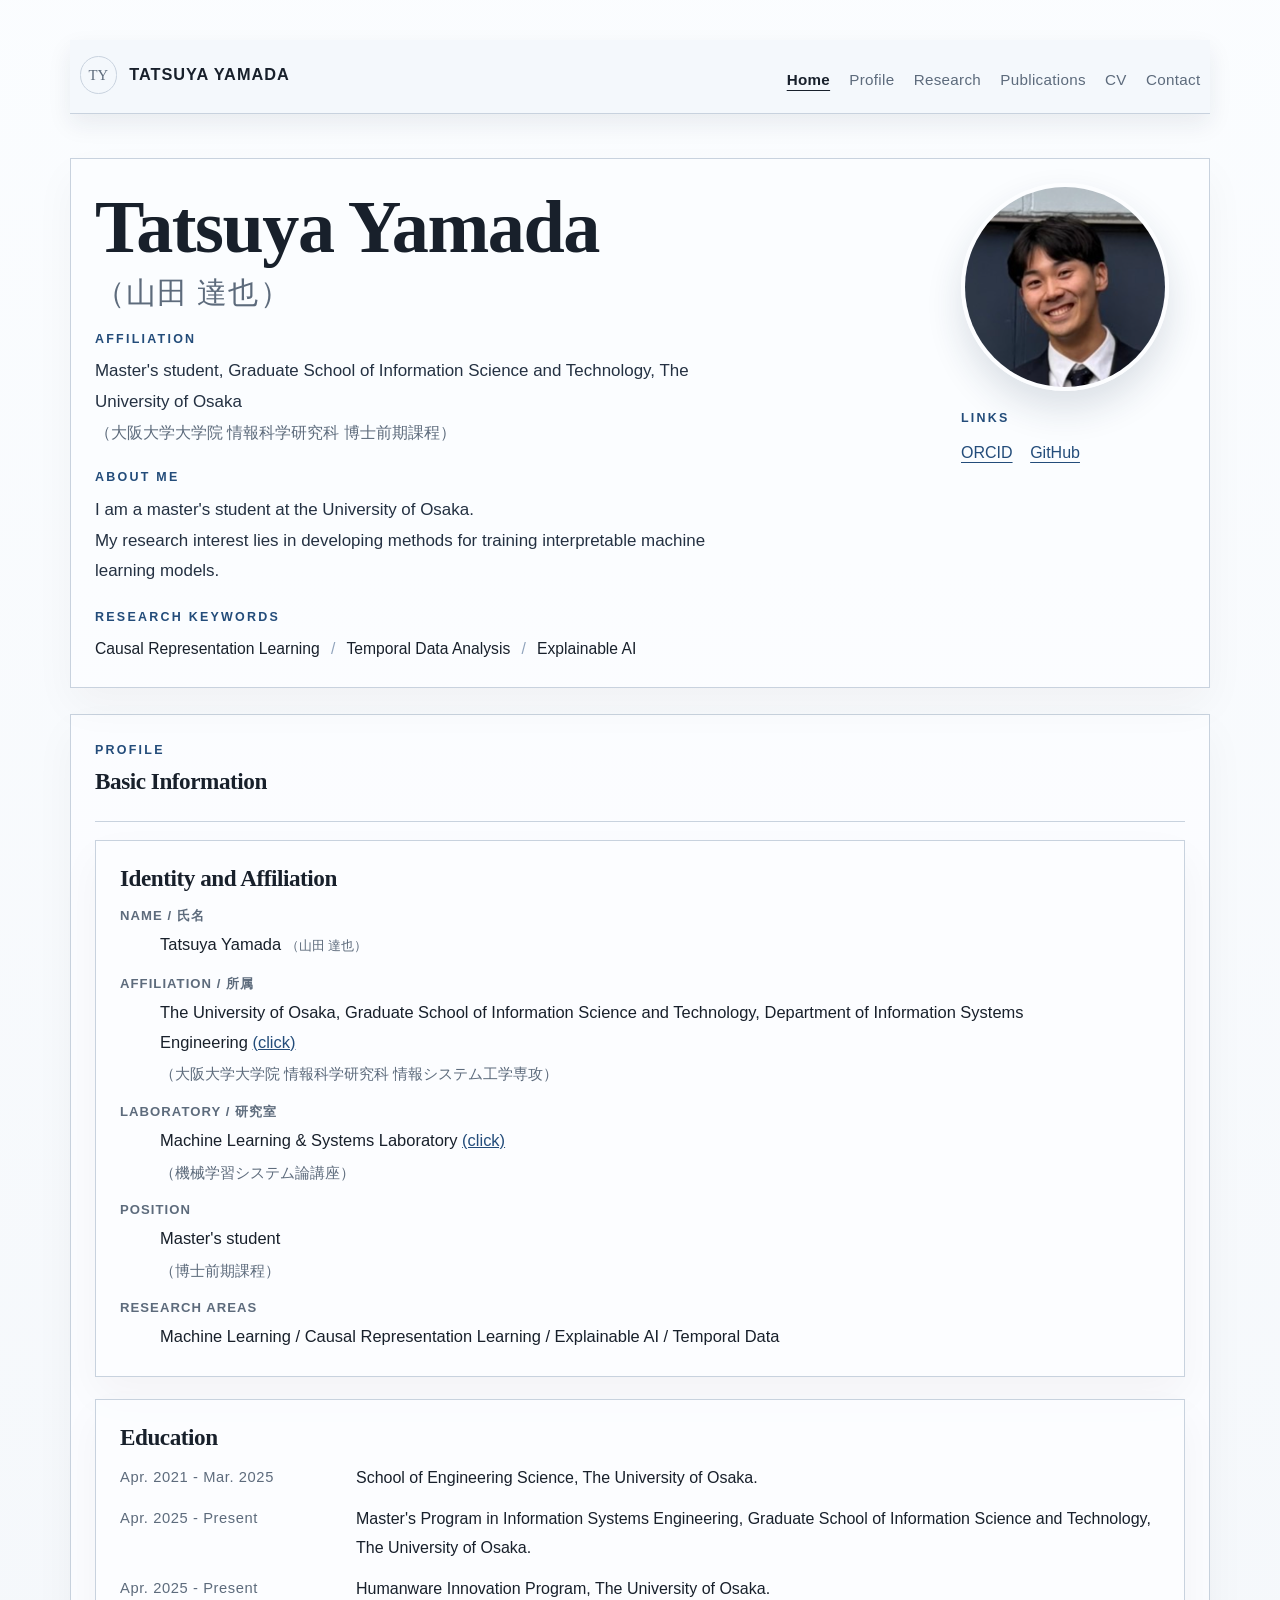
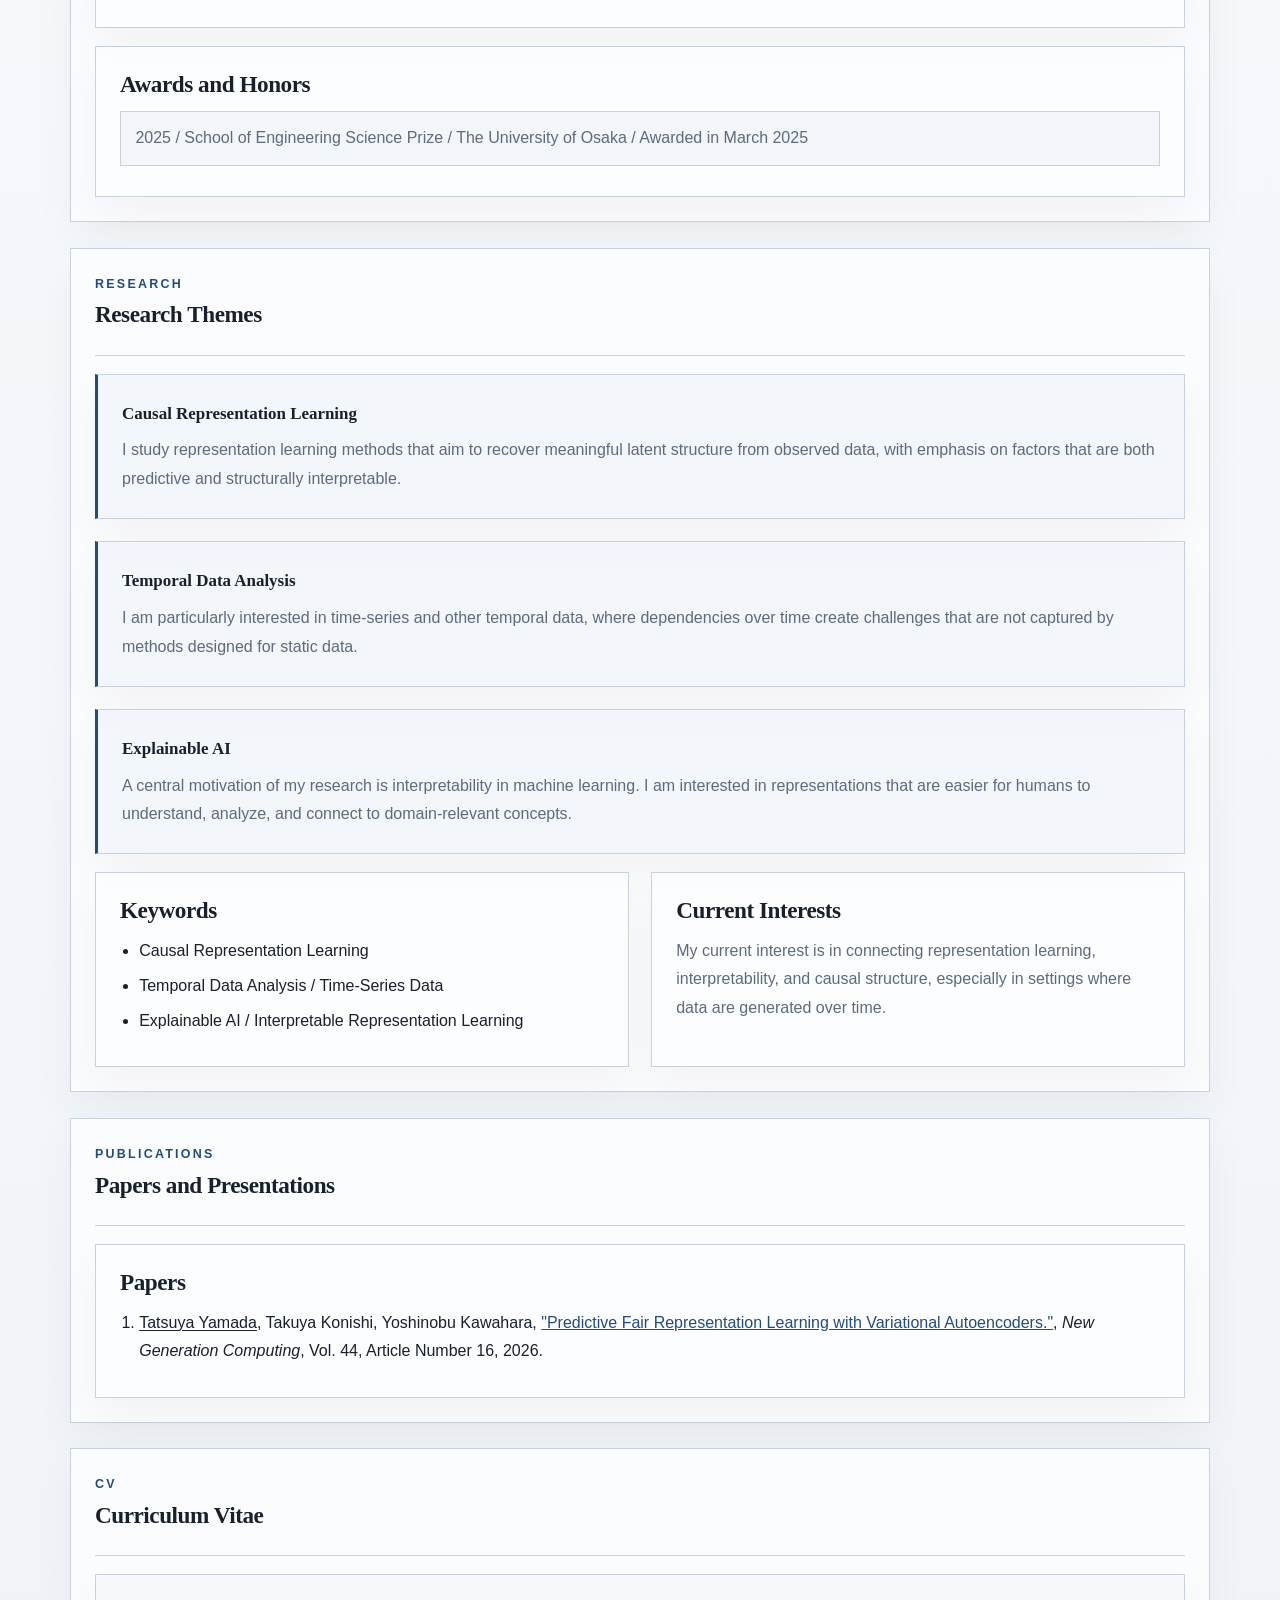
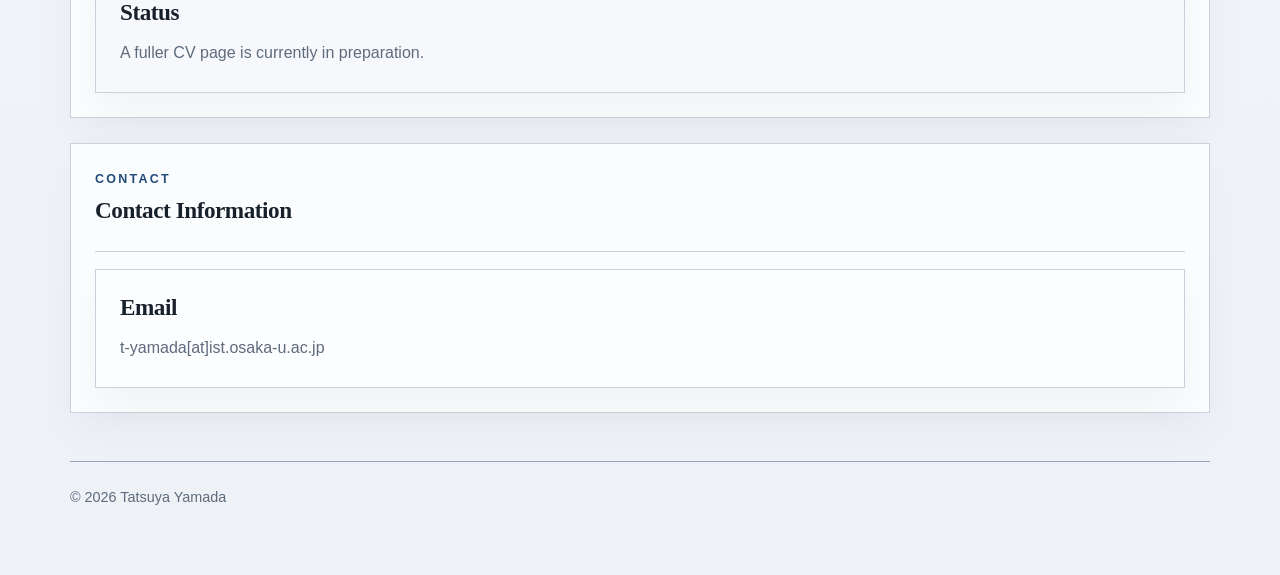
<file: index.html>
<!DOCTYPE html>
<html lang="en">
  <head>
    <meta charset="UTF-8" />
    <meta name="viewport" content="width=device-width, initial-scale=1.0" />
    <title>Tatsuya Yamada</title>
    <meta
      name="description"
      content="Personal academic website of Tatsuya Yamada, including profile, research, publications, and contact information on a single page."
    />
    <link rel="icon" href="./assets/favicon.svg" type="image/svg+xml" />
    <link rel="stylesheet" href="./styles.css" />
    <script src="./script.js" defer></script>
  </head>
  <body data-page="home" id="top">
    <div class="site-shell">
      <header class="site-header">
        <a class="brand" href="#top">
          <span class="brand-mark">TY</span>
          <span class="brand-text">
            <strong>Tatsuya Yamada</strong>
          </span>
        </a>
        <button
          class="nav-toggle"
          type="button"
          aria-expanded="false"
          aria-controls="site-nav"
        >
          Menu
        </button>
        <nav class="site-nav" id="site-nav" aria-label="Primary navigation">
          <a href="#top">Home</a>
          <a href="#profile">Profile</a>
          <a href="#research">Research</a>
          <a href="#publications">Publications</a>
          <a href="#cv">CV</a>
          <a href="#contact">Contact</a>
        </nav>
      </header>

      <main>
        <section class="hero section-anchor" id="home">
          <article class="hero-panel">
            <div class="info-split">
              <div class="info-copy">
                <h1 class="hero-name">
                  <span class="hero-name-main">Tatsuya Yamada</span>
                  <span class="hero-name-sub">（山田 達也）</span>
                </h1>
                <p class="panel-label">Affiliation</p>
                <p class="lead">
                  Master's student, Graduate School of Information Science and
                  Technology, The University of Osaka
                </p>
                <p class="lead lead-note">
                  （大阪大学大学院 情報科学研究科 博士前期課程）
                </p>
                <p class="panel-label">About Me</p>
                <!-- <p class="panel-label">Overview</p> -->
                <p class="lead compact-lead">
                  <!-- I study machine learning methods that improve interpretability and
                  representation quality, with a current focus on causal representation learning
                  for temporal data and related temporal dynamics. -->
                  I am a master's student at the University of Osaka.<br>
                  My research interest lies in developing methods for training interpretable machine learning models.
                </p>
                <p class="panel-label">Research Keywords</p>
                <ul class="topic-list">
                  <li>Causal Representation Learning</li>
                  <li>Temporal Data Analysis</li>
                  <li>Explainable AI</li>
                </ul>
              </div>
              <div class="info-photo">
                <img
                  class="profile-photo"
                  src="./assets/profile-photo.png"
                  alt="Portrait of Tatsuya Yamada"
                />
                <div class="photo-links">
                  <p class="panel-label">Links</p>
                  <div class="inline-links">
                    <a href="https://orcid.org/0009-0006-8674-4829">ORCID</a>
                    <a href="https://github.com/tyamada02/">GitHub</a>
                  </div>
                </div>
              </div>
            </div>
          </article>
        </section>

        <section class="content-band section-anchor" id="profile">
          <div class="band-header">
            <p class="section-tag">Profile</p>
            <h2>Basic Information</h2>
          </div>

          <div class="detail-grid single-column">
            <article class="card">
              <h2>Identity and Affiliation</h2>
              <dl class="stacked-list">
                <div>
                  <dt>Name / 氏名</dt>
                  <dd>Tatsuya Yamada <span class="inline-note">（山田 達也）</span></dd>
                </div>
                <div>
                  <dt>Affiliation / 所属</dt>
                  <dd>
                    The University of Osaka, Graduate School of Information Science and
                    Technology, Department of Information Systems Engineering
                    <a href="https://www.ist.osaka-u.ac.jp/english/">(click)</a>
                    <span class="block-note">
                      （大阪大学大学院 情報科学研究科 情報システム工学専攻）
                    </span>
                  </dd>
                </div>
                <div>
                  <dt>Laboratory / 研究室</dt>
                  <dd>
                    Machine Learning &amp; Systems Laboratory
                    <a href="https://mls.ist.osaka-u.ac.jp/en/member.html">(click)</a>
                    <span class="block-note">（機械学習システム論講座）</span>
                  </dd>
                </div>
                <div>
                  <dt>Position</dt>
                  <dd>Master's student <span class="block-note">（博士前期課程）</span></dd>
                </div>
                <div>
                  <dt>Research Areas</dt>
                  <dd>Machine Learning / Causal Representation Learning / Explainable AI / Temporal Data</dd>
                </div>
              </dl>
            </article>

            <article class="card">
              <h2>Education</h2>
              <!--
              <div class="timeline">
                <div>
                  <span class="timeline-year">Mar. 2021</span>
                  <p>Graduated from Miyazu High School.</p>
                </div>
                <div>
                  <span class="timeline-year">Apr. 2021</span>
                  <p>Entered the School of Engineering Science, The University of Osaka.</p>
                </div>
                <div>
                  <span class="timeline-year">Mar. 2025</span>
                  <p>Graduated from the School of Engineering Science, The University of Osaka.</p>
                </div>
                <div>
                  <span class="timeline-year">Apr. 2025</span>
                  <p>
                    Entered the Master's Course in the Department of Information Systems Engineering,
                    Graduate School of Information Science and Technology,
                    The University of Osaka.
                  </p>
                </div>
                <div>
                  <span class="timeline-year">Apr. 2025-Present</span>
                  <p>Enrolled in the Humanware Innovation Program, The University of Osaka.</p>
                </div>
              </div>
              -->
              <div class="timeline">
                <div>
                  <span class="timeline-year">Apr. 2021 - Mar. 2025</span>
                  <p>School of Engineering Science, The University of Osaka.</p>
                </div>
                <div>
                  <span class="timeline-year">Apr. 2025 - Present</span>
                  <p>
                    Master's Program in Information Systems Engineering, Graduate School of
                    Information Science and Technology, The University of Osaka.
                  </p>
                </div>
                <div>
                  <span class="timeline-year">Apr. 2025 - Present</span>
                  <p>Humanware Innovation Program, The University of Osaka.</p>
                </div>
              </div>
            </article>
          </div>

          <article class="card">
            <h2>Awards and Honors</h2>
            <ul class="policy-list stacked-items" data-awards-list="all"></ul>
          </article>
        </section>

        <section class="content-band section-anchor" id="research">
          <div class="band-header">
            <p class="section-tag">Research</p>
            <h2>Research Themes</h2>
          </div>

          <div class="feature-grid">
            <article class="feature-card static-card">
              <strong>Causal Representation Learning</strong>
              <span>
                I study representation learning methods that aim to recover meaningful latent
                structure from observed data, with emphasis on factors that are both predictive
                and structurally interpretable.
              </span>
            </article>
            <article class="feature-card static-card">
              <strong>Temporal Data Analysis</strong>
              <span>
                <!-- I am particularly interested in time-series and other dynamically generated data,
                where temporal structure creates challenges that are not captured by static data
                alone. -->
                I am particularly interested in time-series and other temporal data, where dependencies 
                over time create challenges that are not captured by methods designed for static data.
              </span>
            </article>
            <article class="feature-card static-card">
              <strong>Explainable AI</strong>
              <span>
                A central motivation of my research is interpretability in machine learning. I am
                interested in representations that are easier for humans to understand, analyze,
                and connect to domain-relevant concepts.
              </span>
            </article>
          </div>

          <div class="detail-grid">
            <article class="card">
              <h2>Keywords</h2>
              <ul class="tag-list">
                <li>Causal Representation Learning</li>
                <li>Temporal Data Analysis / Time-Series Data</li>
                <li>Explainable AI / Interpretable Representation Learning</li>
              </ul>
            </article>
            <article class="card">
              <h2>Current Interests</h2>
              <p>
                My current interest is in connecting representation learning, interpretability, and
                causal structure, especially in settings where data are generated over time.
              </p>
            </article>
          </div>
        </section>

        <section class="content-band section-anchor" id="publications">
          <div class="band-header">
            <p class="section-tag">Publications</p>
            <h2>Papers and Presentations</h2>
          </div>

          <div class="detail-grid single-column">
            <article class="card">
              <h2>Papers</h2>
              <ol class="publication-list" data-publications-list="papers"></ol>
            </article>

            <article class="card">
              <h2>Talks and Presentations</h2>
              <ol class="publication-list" data-publications-list="talks"></ol>
            </article>
          </div>
        </section>

        <section class="content-band section-anchor" id="cv">
          <div class="band-header">
            <p class="section-tag">CV</p>
            <h2>Curriculum Vitae</h2>
          </div>

          <article class="card card-muted">
            <h2>Status</h2>
            <p>
              A fuller CV page is currently in preparation.
            </p>
            <!-- <p>
              <a class="inactive-link" href="./cv/" aria-disabled="true">CV page (preparing)</a>
            </p> -->
          </article>
        </section>

        <section class="content-band section-anchor" id="contact">
          <div class="band-header">
            <p class="section-tag">Contact</p>
            <h2>Contact Information</h2>
          </div>

          <article class="card">
            <h2>Email</h2>
            <p>t-yamada[at]ist.osaka-u.ac.jp</p>
          </article>
        </section>
      </main>

      <footer class="site-footer">
        <p class="footer-meta">© <span data-current-year></span> Tatsuya Yamada</p>
      </footer>
    </div>
  </body>
</html>
</file>
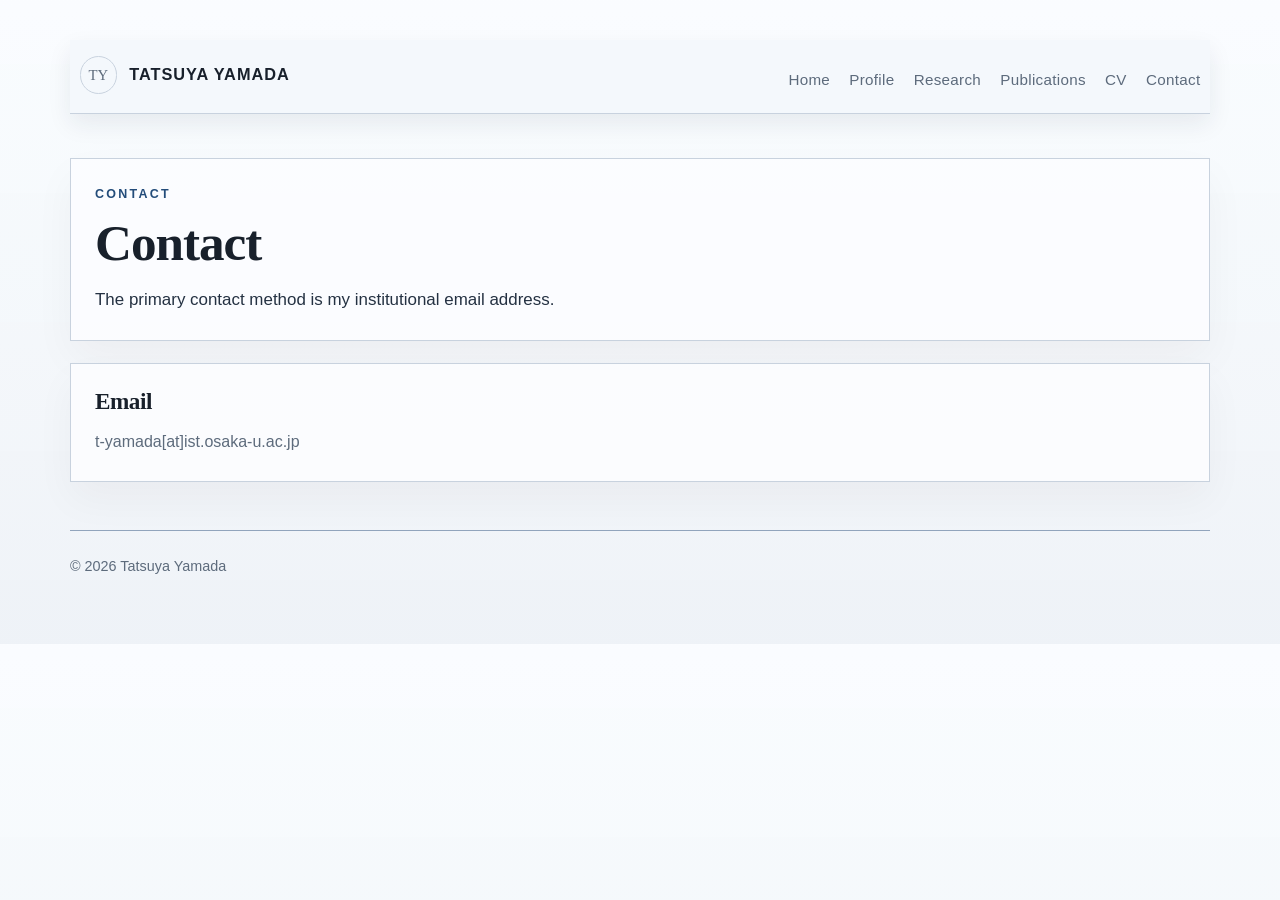
<file: contact/index.html>
<!DOCTYPE html>
<html lang="en">
  <head>
    <meta charset="UTF-8" />
    <meta name="viewport" content="width=device-width, initial-scale=1.0" />
    <title>Contact | Tatsuya Yamada</title>
    <meta
      name="description"
      content="Contact page for Tatsuya Yamada."
    />
    <link rel="icon" href="../assets/favicon.svg" type="image/svg+xml" />
    <link rel="stylesheet" href="../styles.css" />
    <script src="../script.js" defer></script>
  </head>
  <body data-page="contact">
    <div class="site-shell">
      <header class="site-header">
        <a class="brand" href="../">
          <span class="brand-mark">TY</span>
          <span class="brand-text">
            <strong>Tatsuya Yamada</strong>
          </span>
        </a>
        <button
          class="nav-toggle"
          type="button"
          aria-expanded="false"
          aria-controls="site-nav"
        >
          Menu
        </button>
        <nav class="site-nav" id="site-nav" aria-label="Primary navigation">
          <a href="../">Home</a>
          <a href="../profile/">Profile</a>
          <a href="../research/">Research</a>
          <a href="../publications/">Publications</a>
          <a href="../cv/">CV</a>
          <a href="../contact/">Contact</a>
        </nav>
      </header>

      <main class="subpage-main">
        <!-- Frequently updated content: keep this page limited to public contact information. -->
        <section class="page-intro narrow">
          <p class="eyebrow">Contact</p>
          <h1>Contact</h1>
          <p class="lead">
            The primary contact method is my institutional email address.
          </p>
        </section>

        <section class="detail-grid single-column">
          <article class="card">
            <h2>Email</h2>
            <p>t-yamada[at]ist.osaka-u.ac.jp</p>
          </article>
        </section>
      </main>

      <footer class="site-footer">
        <p class="footer-meta">© <span data-current-year></span> Tatsuya Yamada</p>
      </footer>
    </div>
  </body>
</html>
</file>
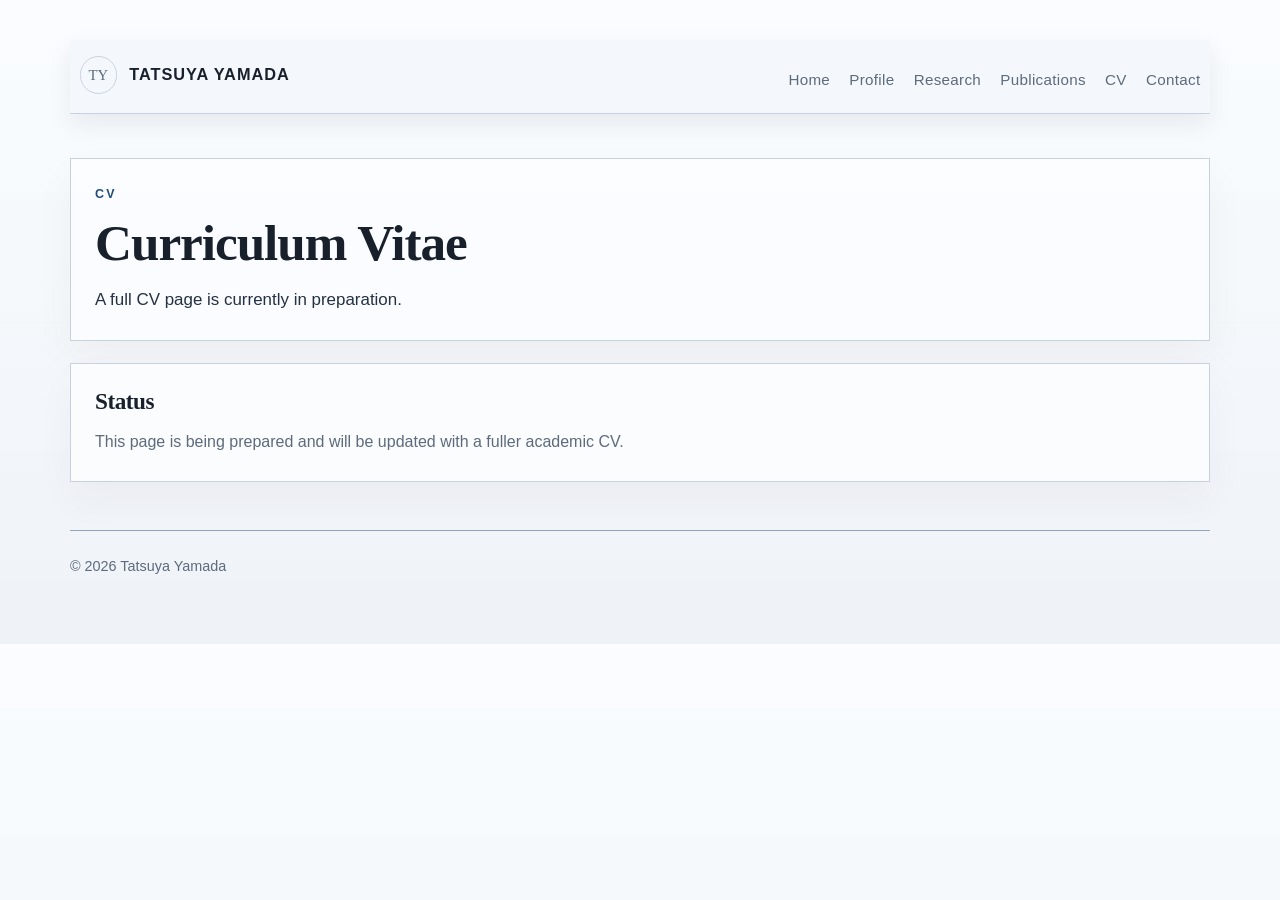
<file: cv/index.html>
<!DOCTYPE html>
<html lang="en">
  <head>
    <meta charset="UTF-8" />
    <meta name="viewport" content="width=device-width, initial-scale=1.0" />
    <title>CV | Tatsuya Yamada</title>
    <meta
      name="description"
      content="Curriculum Vitae page for Tatsuya Yamada. Full content is currently in preparation."
    />
    <link rel="icon" href="../assets/favicon.svg" type="image/svg+xml" />
    <link rel="stylesheet" href="../styles.css" />
    <script src="../script.js" defer></script>
  </head>
  <body data-page="cv">
    <div class="site-shell">
      <header class="site-header">
        <a class="brand" href="../">
          <span class="brand-mark">TY</span>
          <span class="brand-text">
            <strong>Tatsuya Yamada</strong>
          </span>
        </a>
        <button
          class="nav-toggle"
          type="button"
          aria-expanded="false"
          aria-controls="site-nav"
        >
          Menu
        </button>
        <nav class="site-nav" id="site-nav" aria-label="Primary navigation">
          <a href="../">Home</a>
          <a href="../#profile">Profile</a>
          <a href="../#research">Research</a>
          <a href="../#publications">Publications</a>
          <a href="../#cv">CV</a>
          <a href="../#contact">Contact</a>
        </nav>
      </header>

      <main class="subpage-main">
        <section class="page-intro narrow">
          <p class="eyebrow">CV</p>
          <h1>Curriculum Vitae</h1>
          <p class="lead">
            A full CV page is currently in preparation.
          </p>
        </section>

        <section class="detail-grid single-column">
          <article class="card">
            <h2>Status</h2>
            <p>
              This page is being prepared and will be updated with a fuller academic CV.
            </p>
          </article>
        </section>
      </main>

      <footer class="site-footer">
        <p class="footer-meta">© <span data-current-year></span> Tatsuya Yamada</p>
      </footer>
    </div>
  </body>
</html>
</file>
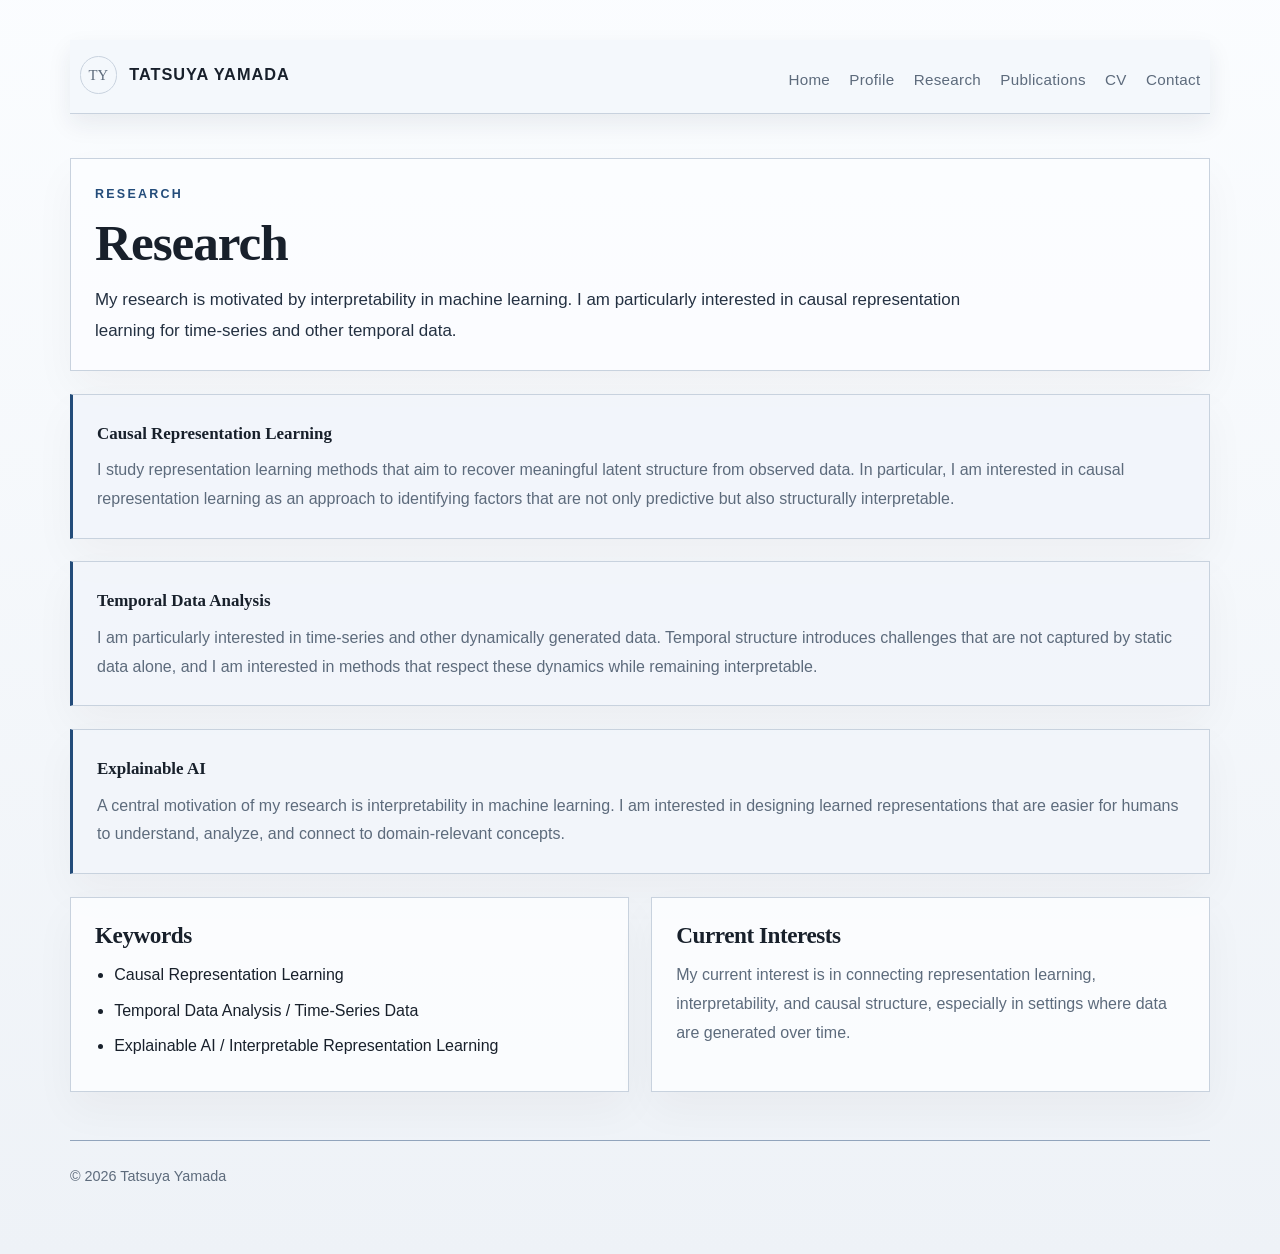
<file: research/index.html>
<!DOCTYPE html>
<html lang="en">
  <head>
    <meta charset="UTF-8" />
    <meta name="viewport" content="width=device-width, initial-scale=1.0" />
    <title>Research | Tatsuya Yamada</title>
    <meta
      name="description"
      content="Research themes and current interests of Tatsuya Yamada."
    />
    <link rel="icon" href="../assets/favicon.svg" type="image/svg+xml" />
    <link rel="stylesheet" href="../styles.css" />
    <script src="../script.js" defer></script>
  </head>
  <body data-page="research">
    <div class="site-shell">
      <header class="site-header">
        <a class="brand" href="../">
          <span class="brand-mark">TY</span>
          <span class="brand-text">
            <strong>Tatsuya Yamada</strong>
          </span>
        </a>
        <button
          class="nav-toggle"
          type="button"
          aria-expanded="false"
          aria-controls="site-nav"
        >
          Menu
        </button>
        <nav class="site-nav" id="site-nav" aria-label="Primary navigation">
          <a href="../">Home</a>
          <a href="../profile/">Profile</a>
          <a href="../research/">Research</a>
          <a href="../publications/">Publications</a>
          <a href="../cv/">CV</a>
          <a href="../contact/">Contact</a>
        </nav>
      </header>

      <main class="subpage-main">
        <!-- Occasional update: revise this page when research themes or current interests change. -->
        <section class="page-intro">
          <p class="eyebrow">Research</p>
          <h1>Research</h1>
          <p class="lead">
            My research is motivated by interpretability in machine learning. I am particularly interested in causal representation learning for time-series and other temporal data.
          </p>
        </section>

        <section class="feature-grid">
          <article class="feature-card static-card">
            <strong>Causal Representation Learning</strong>
            <span>
              I study representation learning methods that aim to recover meaningful latent structure from observed data. In particular, I am interested in causal representation learning as an approach to identifying factors that are not only predictive but also structurally interpretable.
            </span>
          </article>
          <article class="feature-card static-card">
            <strong>Temporal Data Analysis</strong>
            <span>
              I am particularly interested in time-series and other dynamically generated data. Temporal structure introduces challenges that are not captured by static data alone, and I am interested in methods that respect these dynamics while remaining interpretable.
            </span>
          </article>
          <article class="feature-card static-card">
            <strong>Explainable AI</strong>
            <span>
              A central motivation of my research is interpretability in machine learning. I am interested in designing learned representations that are easier for humans to understand, analyze, and connect to domain-relevant concepts.
            </span>
          </article>
        </section>

        <section class="detail-grid">
          <article class="card">
            <h2>Keywords</h2>
            <ul class="tag-list">
              <li>Causal Representation Learning</li>
              <li>Temporal Data Analysis / Time-Series Data</li>
              <li>Explainable AI / Interpretable Representation Learning</li>
            </ul>
          </article>
          <article class="card">
            <h2>Current Interests</h2>
            <p>
              My current interest is in connecting representation learning, interpretability, and causal structure, especially in settings where data are generated over time.
            </p>
          </article>
        </section>
      </main>

      <footer class="site-footer">
        <p class="footer-meta">© <span data-current-year></span> Tatsuya Yamada</p>
      </footer>
    </div>
  </body>
</html>
</file>
<file: styles.css>
:root {
  --bg: #eef2f7;
  --surface: rgba(252, 253, 255, 0.92);
  --surface-soft: rgba(242, 246, 251, 0.9);
  --line: #c8d2de;
  --line-strong: #91a4bc;
  --text: #18202b;
  --muted: #5d6b7c;
  --accent: #234c7a;
  --accent-soft: #d9e5f1;
  --max-width: 1140px;
  --font-sans: "Avenir Next", "Hiragino Sans", "Yu Gothic", sans-serif;
  --font-serif: "Iowan Old Style", "Palatino Linotype", "Book Antiqua", "Noto Serif JP", "Yu Mincho", serif;
}

* {
  box-sizing: border-box;
}

body {
  margin: 0;
  background:
    linear-gradient(180deg, rgba(251, 253, 255, 0.96), rgba(238, 242, 247, 0.98)),
    var(--bg);
  color: var(--text);
  font-family: var(--font-sans);
  line-height: 1.8;
}

html {
  scroll-behavior: smooth;
}

a {
  color: var(--accent);
}

p,
ul,
ol,
dl,
h1,
h2 {
  margin: 0;
}

p,
li,
dd {
  text-wrap: pretty;
}

.site-shell {
  width: min(calc(100% - 3rem), var(--max-width));
  margin: 0 auto;
  padding: 2.5rem 0 4rem;
}

.site-header {
  position: sticky;
  top: 0;
  z-index: 20;
  display: flex;
  flex-wrap: wrap;
  align-items: end;
  justify-content: space-between;
  gap: 1rem 2rem;
  margin-bottom: 2.75rem;
  padding: 1rem 0.6rem 1.2rem;
  border-bottom: 1px solid var(--line);
  background: rgba(244, 248, 252, 0.94);
  backdrop-filter: blur(10px);
  box-shadow: 0 10px 24px rgba(26, 42, 66, 0.08);
}

.brand {
  display: inline-flex;
  align-items: center;
  gap: 0.75rem;
  color: inherit;
  text-decoration: none;
}

.brand-mark {
  display: inline-flex;
  align-items: center;
  justify-content: center;
  width: 2.35rem;
  height: 2.35rem;
  border: 1px solid var(--line);
  border-radius: 50%;
  color: var(--muted);
  font-family: var(--font-serif);
  font-size: 0.92rem;
}

.brand-text strong {
  font-size: 1.02rem;
  font-weight: 700;
  letter-spacing: 0.06em;
  text-transform: uppercase;
}

.nav-toggle {
  display: none;
}

.site-nav {
  display: flex;
  flex-wrap: wrap;
  gap: 1.2rem;
  margin-top: 0;
}

.site-nav a {
  color: var(--muted);
  text-decoration: none;
  font-size: 0.95rem;
  letter-spacing: 0.02em;
}

.site-nav a.is-current {
  color: var(--text);
  font-weight: 700;
  text-decoration: underline;
  text-underline-offset: 0.3em;
}

.hero,
.section-grid,
.detail-grid,
.feature-grid,
.subpage-main,
.section-anchor {
  display: grid;
  gap: 1.4rem;
}

.section-anchor {
  scroll-margin-top: 6.5rem;
}

.hero {
  grid-template-columns: minmax(0, 1fr);
}

.hero-panel,
.page-intro,
.card,
.content-band,
.feature-card {
  padding: 1.5rem;
  border: 1px solid var(--line);
  background: var(--surface);
  box-shadow: 0 18px 40px rgba(61, 38, 20, 0.04);
}

.hero-panel,
.page-intro,
.card,
.content-band {
  background: rgba(252, 253, 255, 0.9);
}

.card-muted {
  background: rgba(246, 249, 252, 0.86);
}

.hero h1,
.page-intro h1,
.card h2,
.band-header h2 {
  margin-bottom: 0.75rem;
  font-family: var(--font-serif);
  line-height: 1.2;
  letter-spacing: -0.02em;
}

.hero h1 {
  max-width: none;
  font-size: clamp(3rem, 5.8vw, 4.8rem);
  margin-bottom: 1rem;
  text-wrap: balance;
}

.hero-name {
  display: flex;
  flex-direction: column;
  gap: 0.25rem;
}

.hero-name-main {
  display: block;
}

.hero-name-sub {
  display: block;
  color: var(--muted);
  font-size: 0.4em;
  font-weight: 500;
  letter-spacing: 0.04em;
}

.inline-note {
  color: var(--muted);
  font-size: 0.8em;
  font-weight: 500;
  letter-spacing: 0;
}

.block-note {
  display: block;
  margin-top: 0.25rem;
  color: var(--muted);
  font-size: 0.92rem;
}

.page-intro h1 {
  font-size: clamp(2.25rem, 4vw, 3.2rem);
}

.page-intro .lead {
  max-width: 56rem;
}

.card h2,
.band-header h2 {
  font-size: 1.45rem;
}

.eyebrow,
.section-tag,
.panel-label {
  margin-bottom: 0.4rem;
  color: var(--accent);
  font-size: 0.78rem;
  font-weight: 700;
  letter-spacing: 0.18em;
  text-transform: uppercase;
}

.info-copy > .panel-label:not(:first-of-type) {
  margin-top: 1.2rem;
}

.lead,
.feature-card span,
.card p,
.policy-list,
.publication-list,
.muted {
  color: var(--muted);
}

.lead {
  max-width: 42rem;
  color: #243142;
  font-size: 1.06rem;
}

.compact-lead {
  margin-top: 0.15rem;
  max-width: 46rem;
}

.lead-note {
  margin-top: 0.1rem;
  color: var(--muted);
  font-size: 0.98rem;
}

.inline-links {
  display: flex;
  flex-wrap: wrap;
  gap: 1.1rem;
  margin-top: 1.25rem;
  margin-bottom: 1.5rem;
}

.inline-links a {
  color: var(--accent);
  text-decoration: underline;
  text-underline-offset: 0.24em;
}

.inactive-link {
  color: var(--muted);
  text-decoration: none;
  opacity: 0.8;
  pointer-events: none;
  cursor: default;
}

.topic-list {
  display: flex;
  flex-wrap: wrap;
  gap: 0.2rem 0.7rem;
  padding-left: 0;
  margin: 0;
  list-style: none;
}

.topic-list li {
  color: var(--text);
  font-size: 0.98rem;
}

.topic-list li + li::before {
  content: "/";
  margin-right: 0.7rem;
  color: var(--line-strong);
}

.fact-list,
.stacked-list,
.timeline {
  display: grid;
  gap: 0.75rem;
}

.info-split {
  display: grid;
  gap: 1rem;
}

.info-copy {
  min-width: 0;
}

.info-photo {
  display: flex;
  flex-direction: column;
  gap: 1rem;
  justify-content: flex-start;
  align-items: start;
}

.photo-links .inline-links {
  margin-top: 0.6rem;
  margin-bottom: 0;
}

.profile-photo {
  display: block;
  width: min(100%, 208px);
  aspect-ratio: 1 / 1;
  object-fit: cover;
  object-position: center 36%;
  margin-bottom: 0;
  border: 4px solid rgba(252, 253, 255, 0.94);
  border-radius: 50%;
  box-shadow: 0 18px 36px rgba(28, 48, 76, 0.14);
}

.fact-list div,
.stacked-list div {
  display: grid;
  gap: 0.15rem;
}

.fact-list dt,
.stacked-list dt {
  color: var(--muted);
  font-size: 0.82rem;
  font-weight: 700;
  letter-spacing: 0.08em;
  text-transform: uppercase;
}

.fact-list dd,
.stacked-list dd {
  color: var(--text);
  font-size: 1.03rem;
}

.detail-grid.single-column {
  grid-template-columns: minmax(0, 1fr);
}

.content-band {
  display: grid;
  gap: 1.1rem;
  margin-top: 1.6rem;
}

.band-header {
  padding-bottom: 0.85rem;
  border-bottom: 1px solid var(--line);
}

.feature-grid {
  grid-template-columns: minmax(0, 1fr);
}

.feature-card {
  display: grid;
  gap: 0.45rem;
  color: inherit;
  text-decoration: none;
  background: var(--surface-soft);
  border-left: 3px solid var(--accent);
}

.feature-card strong {
  font-size: 1.06rem;
  font-family: var(--font-serif);
}

.timeline div {
  display: grid;
  grid-template-columns: 220px minmax(0, 1fr);
  gap: 0.35rem 1rem;
  align-items: start;
}

.timeline-year {
  color: var(--muted);
  font-size: 0.92rem;
  letter-spacing: 0.04em;
}

.timeline p {
  margin-left: 0;
  color: var(--text);
}

.tag-list,
.policy-list {
  padding-left: 1.2rem;
}

.tag-list li,
.policy-list li,
.publication-list li {
  margin-bottom: 0.4rem;
}

.publication-list {
  padding-left: 1.2rem;
  color: var(--text);
}

.author-highlight {
  text-decoration: underline;
  text-underline-offset: 0.14em;
  text-decoration-thickness: 0.08em;
}

.stacked-items {
  display: grid;
  gap: 0.75rem;
  list-style: none;
  padding-left: 0;
}

.stacked-items li {
  padding: 0.75rem 0.9rem;
  border: 1px solid var(--line);
  background: var(--surface-soft);
}

.empty-item {
  color: var(--muted);
}

.site-footer {
  margin-top: 3rem;
  padding-top: 1.2rem;
  border-top: 1px solid var(--line-strong);
  color: var(--muted);
}

.footer-meta {
  margin-top: 0.25rem;
  font-size: 0.9rem;
}

@media (min-width: 900px) {
  .info-split {
    grid-template-columns: minmax(0, 1.6fr) 224px;
    align-items: start;
  }

  .info-photo {
    justify-content: flex-end;
  }

  .detail-grid {
    grid-template-columns: repeat(2, minmax(0, 1fr));
  }

  .detail-grid.single-column {
    grid-template-columns: minmax(0, 1fr);
  }

  .feature-grid {
    grid-template-columns: minmax(0, 1fr);
  }
}

@media (max-width: 720px) {
  .site-shell {
    width: min(calc(100% - 1rem), var(--max-width));
    padding-top: 1.5rem;
  }

  .nav-toggle {
    display: inline-block;
    margin-top: 0;
    margin-left: auto;
    padding: 0.45rem 0.8rem;
    border: 1px solid var(--line);
    border-radius: 999px;
    background: rgba(255, 252, 247, 0.95);
    color: var(--text);
    font: inherit;
  }

  .site-nav {
    display: none;
    flex-direction: column;
    gap: 0.6rem;
    width: 100%;
    margin-top: 0.5rem;
  }

  .site-nav.is-open {
    display: flex;
  }

  .hero h1 {
    font-size: 2.7rem;
  }

  .page-intro h1 {
    font-size: 2rem;
  }

  .timeline div {
    grid-template-columns: minmax(0, 1fr);
    gap: 0.2rem;
  }
}
</file>
